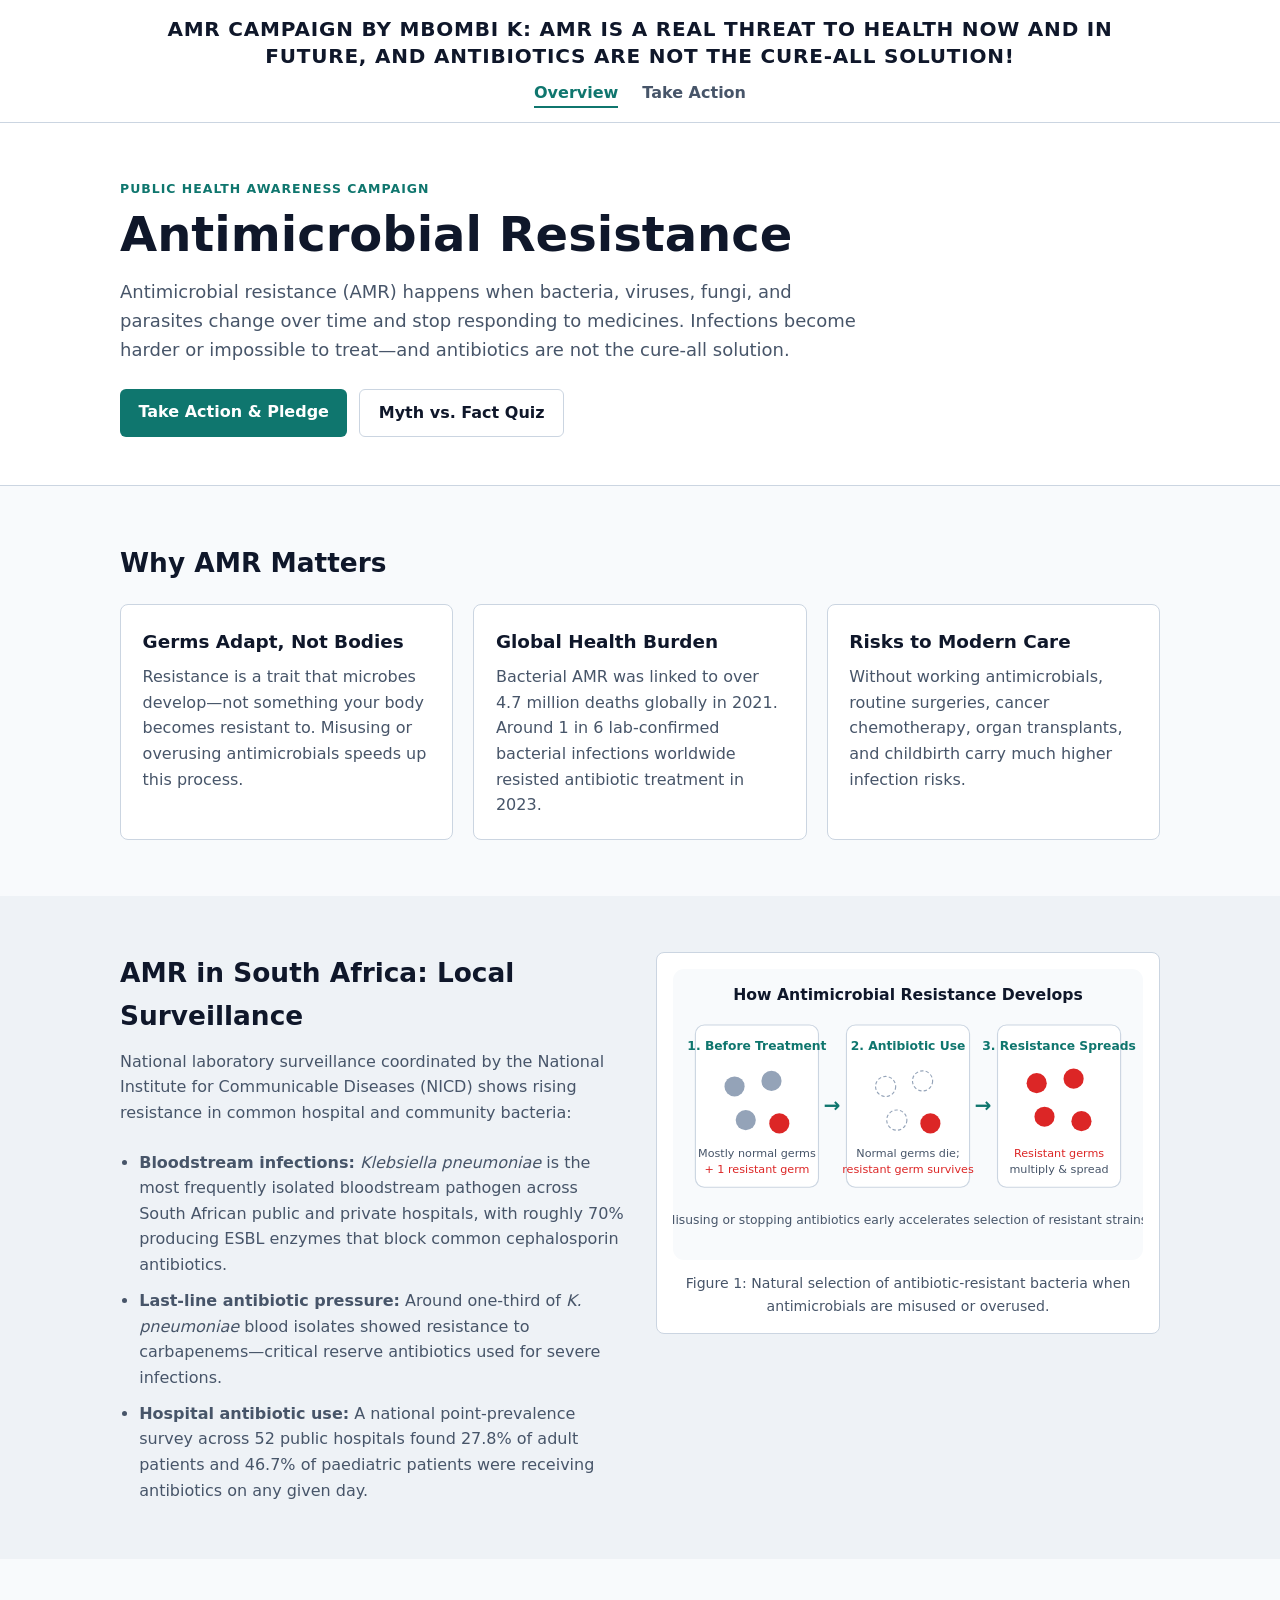
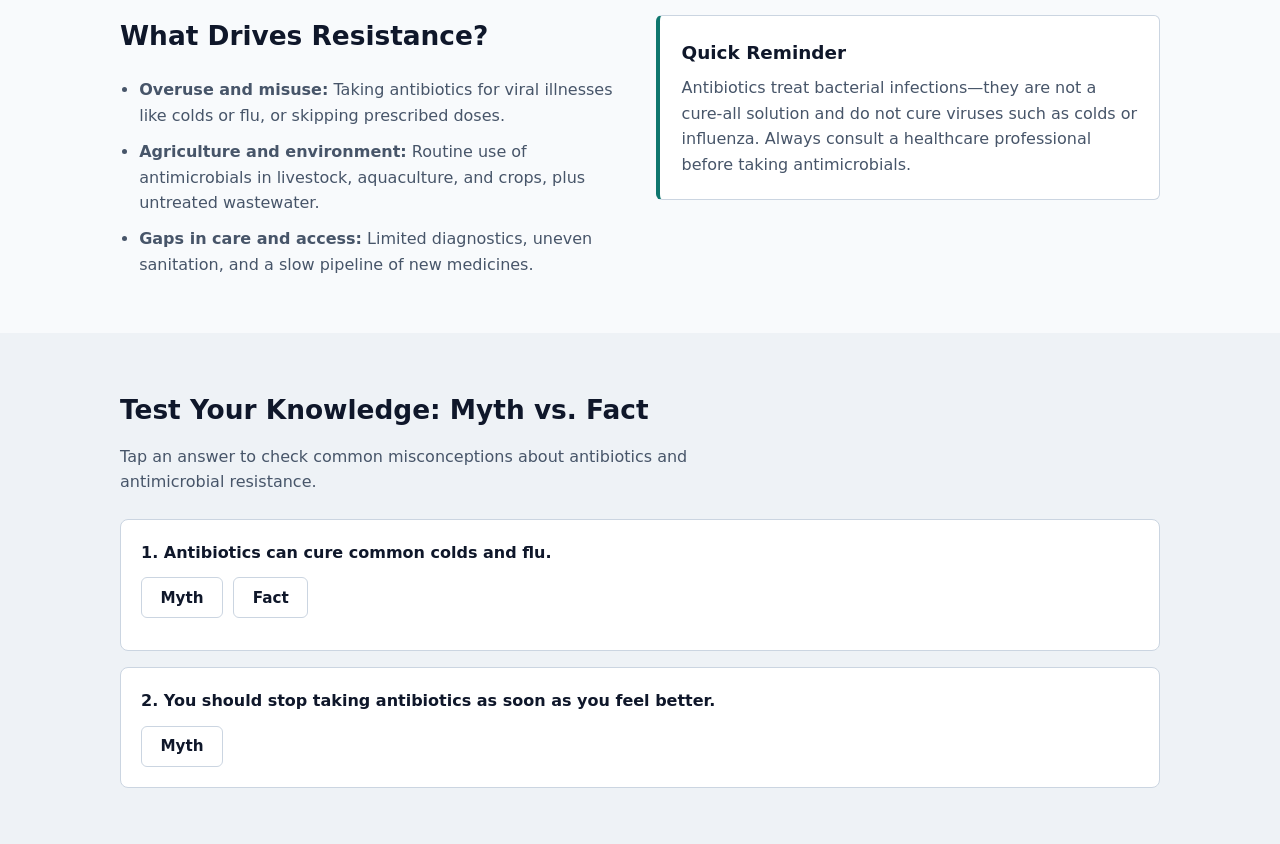
<file: Index.html>
<!doctype html>
<html lang="en">
  <head>
    <meta charset="UTF-8" />
    <meta name="viewport" content="width=device-width, initial-scale=1.0" />
    <title>
      AMR campaign by Mbombi K: AMR is a real threat to health now and in
      future, AND Antibiotics are not the cure-all solution!
    </title>
    <meta
      property="og:title"
      content="AMR campaign by Mbombi K: AMR is a real threat to health now and in future, AND Antibiotics are not the cure-all solution!"
    />
    <meta
      property="og:description"
      content="Learn how antimicrobial resistance threatens health in South Africa and worldwide, test your knowledge, and take action."
    />
    <link rel="stylesheet" href="styles.css" />
  </head>
  <body>
    <header class="site-header">
      <div class="container nav-bar">
        <a class="brand" href="index.html"
          >AMR campaign by Mbombi K: AMR is a real threat to health now and in
          future, AND Antibiotics are not the cure-all solution!</a
        >
        <nav aria-label="Primary Navigation">
          <ul class="nav-links">
            <li><a class="active" href="index.html">Overview</a></li>
            <li><a href="action.html">Take Action</a></li>
          </ul>
        </nav>
      </div>
    </header>

    <main>
      <section class="hero">
        <div class="container">
          <p class="eyebrow">Public Health Awareness Campaign</p>
          <h1>Antimicrobial Resistance</h1>
          <p class="lead">
            Antimicrobial resistance (AMR) happens when bacteria, viruses,
            fungi, and parasites change over time and stop responding to
            medicines. Infections become harder or impossible to treat—and
            antibiotics are not the cure-all solution.
          </p>
          <div class="hero-actions">
            <a class="btn primary" href="action.html"
              >Take Action &amp; Pledge</a
            >
            <a class="btn secondary" href="#quiz">Myth vs. Fact Quiz</a>
          </div>
        </div>
      </section>

      <section id="key-facts" class="section">
        <div class="container">
          <h2>Why AMR Matters</h2>
          <div class="grid-3">
            <article class="card">
              <h3>Germs Adapt, Not Bodies</h3>
              <p>
                Resistance is a trait that microbes develop—not something your
                body becomes resistant to. Misusing or overusing antimicrobials
                speeds up this process.
              </p>
            </article>
            <article class="card">
              <h3>Global Health Burden</h3>
              <p>
                Bacterial AMR was linked to over 4.7 million deaths globally in
                2021. Around 1 in 6 lab-confirmed bacterial infections worldwide
                resisted antibiotic treatment in 2023.
              </p>
            </article>
            <article class="card">
              <h3>Risks to Modern Care</h3>
              <p>
                Without working antimicrobials, routine surgeries, cancer
                chemotherapy, organ transplants, and childbirth carry much
                higher infection risks.
              </p>
            </article>
          </div>
        </div>
      </section>

      <section id="sa-data" class="section alt-bg">
        <div class="container split">
          <div>
            <h2>AMR in South Africa: Local Surveillance</h2>
            <p class="section-intro">
              National laboratory surveillance coordinated by the National
              Institute for Communicable Diseases (NICD) shows rising resistance
              in common hospital and community bacteria:
            </p>
            <ul class="clean-list">
              <li>
                <strong>Bloodstream infections:</strong>
                <em>Klebsiella pneumoniae</em> is the most frequently isolated
                bloodstream pathogen across South African public and private
                hospitals, with roughly 70% producing ESBL enzymes that block
                common cephalosporin antibiotics.
              </li>
              <li>
                <strong>Last-line antibiotic pressure:</strong> Around one-third
                of <em>K. pneumoniae</em> blood isolates showed resistance to
                carbapenems—critical reserve antibiotics used for severe
                infections.
              </li>
              <li>
                <strong>Hospital antibiotic use:</strong> A national
                point-prevalence survey across 52 public hospitals found 27.8%
                of adult patients and 46.7% of paediatric patients were
                receiving antibiotics on any given day.
              </li>
            </ul>
          </div>

          <figure class="diagram-card">
            <svg
              viewBox="0 0 420 260"
              role="img"
              aria-label="Diagram showing how antibiotic misuse leaves resistant bacteria behind to multiply"
            >
              <rect width="420" height="260" rx="10" fill="#f8fafc" />
              <text
                x="210"
                y="28"
                text-anchor="middle"
                font-size="14"
                font-weight="700"
                fill="#0f172a"
              >
                How Antimicrobial Resistance Develops
              </text>

              <!-- Step 1 -->
              <rect
                x="20"
                y="50"
                width="110"
                height="145"
                rx="8"
                fill="#ffffff"
                stroke="#cbd5e1"
              />
              <text
                x="75"
                y="72"
                text-anchor="middle"
                font-size="11"
                font-weight="700"
                fill="#0f766e"
              >
                1. Before Treatment
              </text>
              <circle cx="55" cy="105" r="9" fill="#94a3b8" />
              <circle cx="88" cy="100" r="9" fill="#94a3b8" />
              <circle cx="65" cy="135" r="9" fill="#94a3b8" />
              <circle cx="95" cy="138" r="9" fill="#dc2626" />
              <text
                x="75"
                y="168"
                text-anchor="middle"
                font-size="10"
                fill="#475569"
              >
                Mostly normal germs
              </text>
              <text
                x="75"
                y="182"
                text-anchor="middle"
                font-size="10"
                fill="#dc2626"
              >
                + 1 resistant germ
              </text>

              <!-- Arrow 1 -->
              <text
                x="142"
                y="128"
                text-anchor="middle"
                font-size="18"
                font-weight="700"
                fill="#0f766e"
              >
                →
              </text>

              <!-- Step 2 -->
              <rect
                x="155"
                y="50"
                width="110"
                height="145"
                rx="8"
                fill="#ffffff"
                stroke="#cbd5e1"
              />
              <text
                x="210"
                y="72"
                text-anchor="middle"
                font-size="11"
                font-weight="700"
                fill="#0f766e"
              >
                2. Antibiotic Use
              </text>
              <circle
                cx="190"
                cy="105"
                r="9"
                fill="none"
                stroke="#94a3b8"
                stroke-dasharray="3 2"
              />
              <circle
                cx="223"
                cy="100"
                r="9"
                fill="none"
                stroke="#94a3b8"
                stroke-dasharray="3 2"
              />
              <circle
                cx="200"
                cy="135"
                r="9"
                fill="none"
                stroke="#94a3b8"
                stroke-dasharray="3 2"
              />
              <circle cx="230" cy="138" r="9" fill="#dc2626" />
              <text
                x="210"
                y="168"
                text-anchor="middle"
                font-size="10"
                fill="#475569"
              >
                Normal germs die;
              </text>
              <text
                x="210"
                y="182"
                text-anchor="middle"
                font-size="10"
                fill="#dc2626"
              >
                resistant germ survives
              </text>

              <!-- Arrow 2 -->
              <text
                x="277"
                y="128"
                text-anchor="middle"
                font-size="18"
                font-weight="700"
                fill="#0f766e"
              >
                →
              </text>

              <!-- Step 3 -->
              <rect
                x="290"
                y="50"
                width="110"
                height="145"
                rx="8"
                fill="#ffffff"
                stroke="#cbd5e1"
              />
              <text
                x="345"
                y="72"
                text-anchor="middle"
                font-size="11"
                font-weight="700"
                fill="#0f766e"
              >
                3. Resistance Spreads
              </text>
              <circle cx="325" cy="102" r="9" fill="#dc2626" />
              <circle cx="358" cy="98" r="9" fill="#dc2626" />
              <circle cx="332" cy="132" r="9" fill="#dc2626" />
              <circle cx="365" cy="136" r="9" fill="#dc2626" />
              <text
                x="345"
                y="168"
                text-anchor="middle"
                font-size="10"
                fill="#dc2626"
              >
                Resistant germs
              </text>
              <text
                x="345"
                y="182"
                text-anchor="middle"
                font-size="10"
                fill="#475569"
              >
                multiply &amp; spread
              </text>

              <text
                x="210"
                y="228"
                text-anchor="middle"
                font-size="11"
                fill="#475569"
              >
                Misusing or stopping antibiotics early accelerates selection of
                resistant strains.
              </text>
            </svg>
            <figcaption>
              Figure 1: Natural selection of antibiotic-resistant bacteria when
              antimicrobials are misused or overused.
            </figcaption>
          </figure>
        </div>
      </section>

      <section class="section">
        <div class="container split">
          <div>
            <h2>What Drives Resistance?</h2>
            <ul class="clean-list">
              <li>
                <strong>Overuse and misuse:</strong> Taking antibiotics for
                viral illnesses like colds or flu, or skipping prescribed doses.
              </li>
              <li>
                <strong>Agriculture and environment:</strong> Routine use of
                antimicrobials in livestock, aquaculture, and crops, plus
                untreated wastewater.
              </li>
              <li>
                <strong>Gaps in care and access:</strong> Limited diagnostics,
                uneven sanitation, and a slow pipeline of new medicines.
              </li>
            </ul>
          </div>
          <aside class="callout">
            <h3>Quick Reminder</h3>
            <p>
              Antibiotics treat bacterial infections—they are not a cure-all
              solution and do not cure viruses such as colds or influenza.
              Always consult a healthcare professional before taking
              antimicrobials.
            </p>
          </aside>
        </div>
      </section>

      <section id="quiz" class="section alt-bg">
        <div class="container">
          <h2>Test Your Knowledge: Myth vs. Fact</h2>
          <p class="section-intro">
            Tap an answer to check common misconceptions about antibiotics and
            antimicrobial resistance.
          </p>

          <div class="quiz-box">
            <div class="quiz-item">
              <p class="quiz-q">
                1. Antibiotics can cure common colds and flu.
              </p>
              <div class="quiz-btns">
                <button
                  type="button"
                  class="btn secondary"
                  onclick="
                    checkAnswer(
                      this,
                      false,
                      'Myth! Colds and flu are caused by viruses. Antibiotics only work against bacterial infections.',
                    )
                  "
                >
                  Myth
                </button>
                <button
                  type="button"
                  class="btn secondary"
                  onclick="
                    checkAnswer(
                      this,
                      true,
                      'Incorrect. Colds and flu are viral—antibiotics will not cure them or help you recover faster.',
                    )
                  "
                >
                  Fact
                </button>
              </div>
              <p class="quiz-feedback" aria-live="polite"></p>
            </div>

            <div class="quiz-item">
              <p class="quiz-q">
                2. You should stop taking antibiotics as soon as you feel
                better.
              </p>
              <div class="quiz-btns">
                <button
                  type="button"
                  class="btn secondary"
                  onclick="
                    checkAnswer(
                      this,
                      false,
                      'Myth! Always follow your healthcare worker’s exact instructions—stopping early lets stronger bacteria survive and adapt.',
                    )
                  "
                >
                  Myth
                </button>
              </div>
            </div>
          </div>
        </div>
      </section>
    </main>
  </body>
</html>
</file>
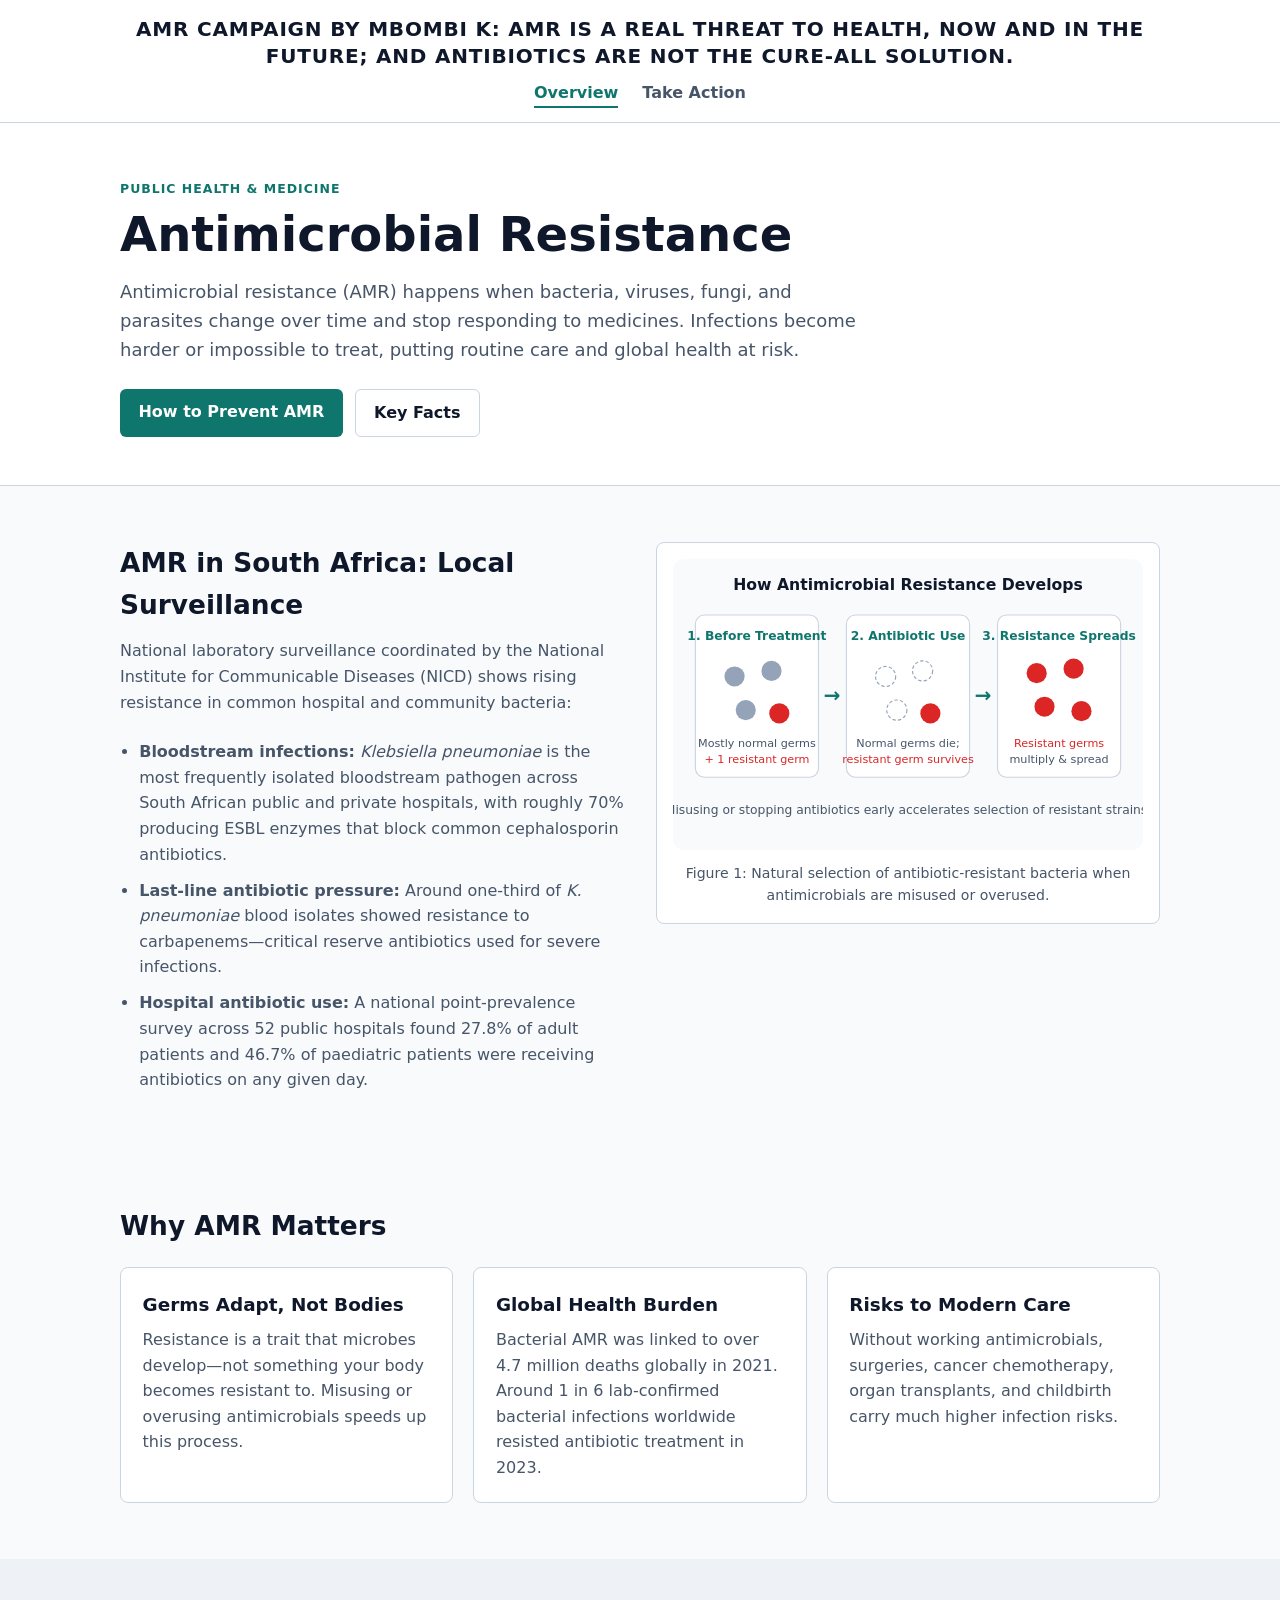
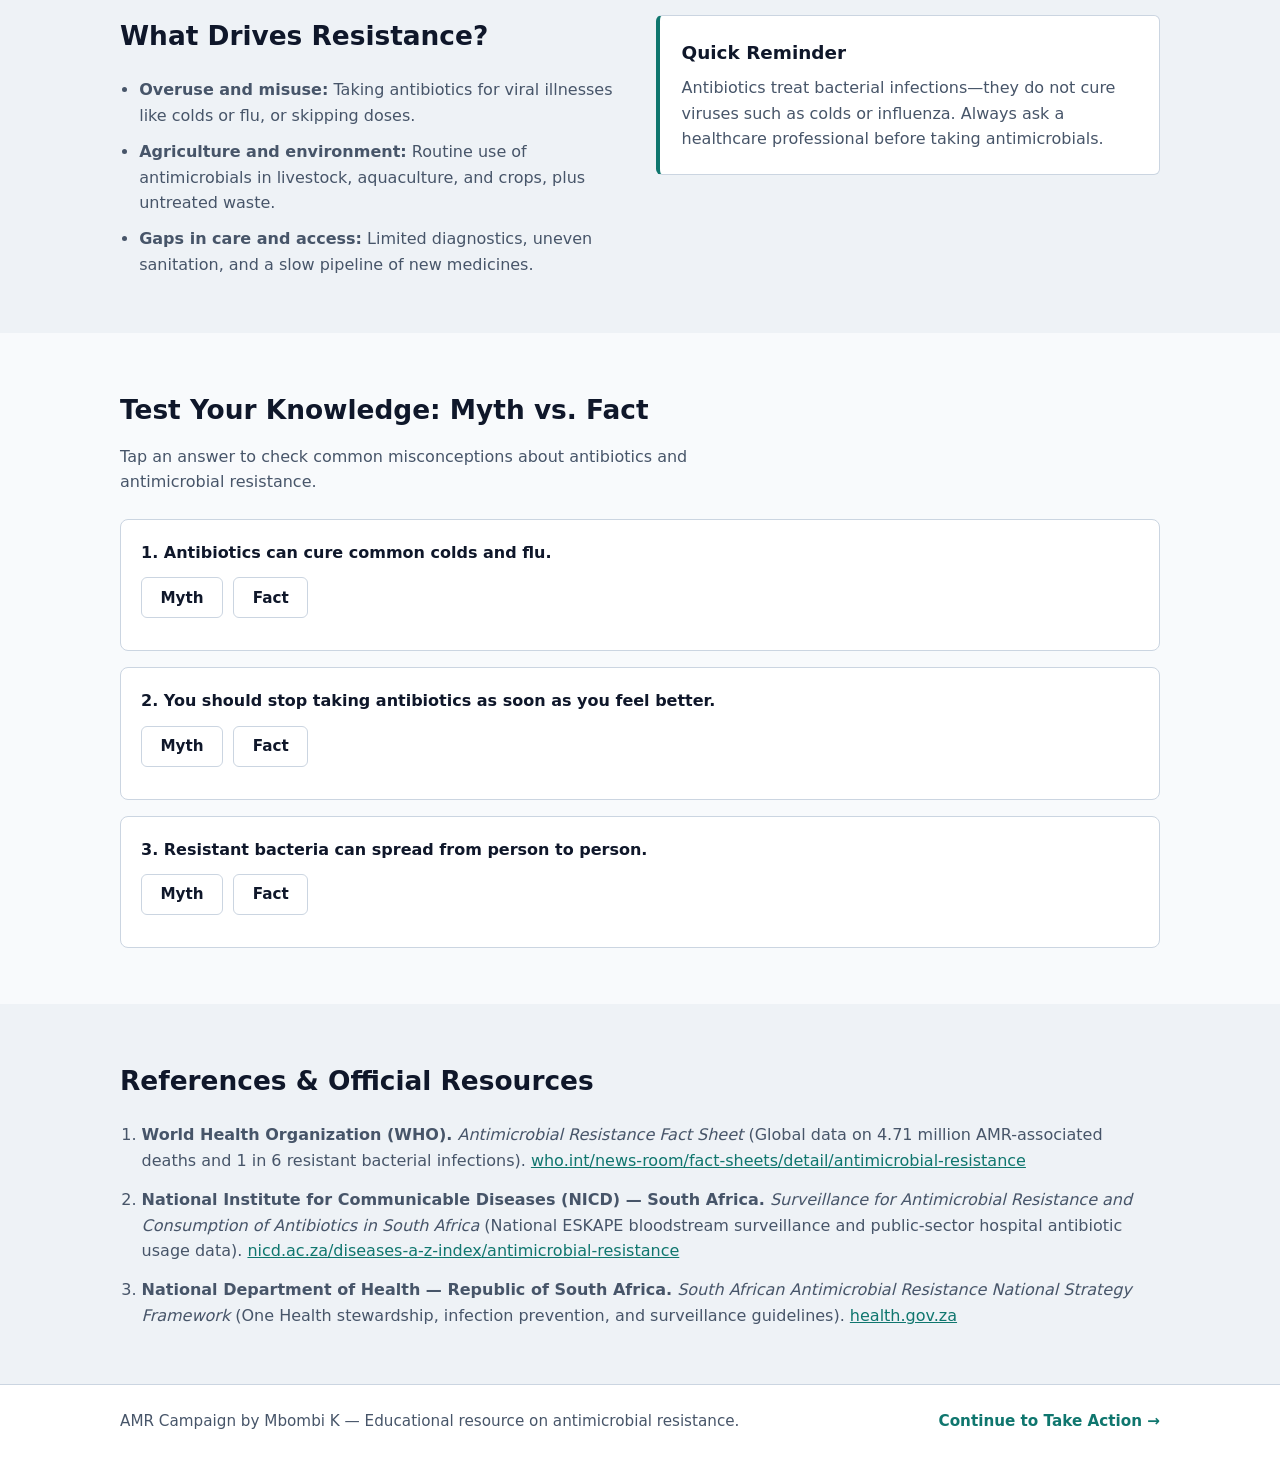
<file: index.html>
<!doctype html>
<html lang="en">
  <head>
    <meta charset="UTF-8" />
    <meta name="viewport" content="width=device-width, initial-scale=1.0" />
    <title>
      AMR CAMPAIGN by Mbombi K: AMR IS A REAL THREAT TO HEALTH, NOW AND IN THE
      FUTURE; AND ANTIBIOTICS ARE NOT THE CURE-ALL SOLUTION.
    </title>
    <link rel="stylesheet" href="styles.css" />
  </head>

  <body>
    <header class="site-header">
      <div class="container nav-bar">
        <a class="brand" href="index.html"
          >AMR CAMPAIGN by Mbombi K: AMR IS A REAL THREAT TO HEALTH, NOW AND IN
          THE FUTURE; AND ANTIBIOTICS ARE NOT THE CURE-ALL SOLUTION.</a
        >
        <nav aria-label="Primary Navigation">
          <ul class="nav-links">
            <li><a class="active" href="index.html">Overview</a></li>
            <li><a href="action.html">Take Action</a></li>
          </ul>
        </nav>
      </div>
    </header>

    <main>
      <section class="hero">
        <div class="container">
          <p class="eyebrow">Public Health &amp; Medicine</p>
          <h1>Antimicrobial Resistance</h1>
          <p class="lead">
            Antimicrobial resistance (AMR) happens when bacteria, viruses,
            fungi, and parasites change over time and stop responding to
            medicines. Infections become harder or impossible to treat, putting
            routine care and global health at risk.
          </p>
          <div class="hero-actions">
            <a class="btn primary" href="action.html">How to Prevent AMR</a>
            <a class="btn secondary" href="#key-facts">Key Facts</a>
          </div>
        </div>
      </section>

          <section id="sa-data" class="section">
      <div class="container split">
        <div>
          <h2>AMR in South Africa: Local Surveillance</h2>
          <p class="section-intro">
            National laboratory surveillance coordinated by the National Institute for Communicable Diseases (NICD) shows rising resistance in common hospital and community bacteria:
          </p>
          <ul class="clean-list">
            <li><strong>Bloodstream infections:</strong> <em>Klebsiella pneumoniae</em> is the most frequently isolated bloodstream pathogen across South African public and private hospitals, with roughly 70% producing ESBL enzymes that block common cephalosporin antibiotics.</li>
            <li><strong>Last-line antibiotic pressure:</strong> Around one-third of <em>K. pneumoniae</em> blood isolates showed resistance to carbapenems—critical reserve antibiotics used for severe infections.</li>
            <li><strong>Hospital antibiotic use:</strong> A national point-prevalence survey across 52 public hospitals found 27.8% of adult patients and 46.7% of paediatric patients were receiving antibiotics on any given day.</li>
          </ul>
        </div>

        <figure class="diagram-card">
          <svg viewBox="0 0 420 260" role="img" aria-label="Diagram showing how antibiotic misuse leaves resistant bacteria behind to multiply">
            <rect width="420" height="260" rx="10" fill="#f8fafc" />
            <text x="210" y="28" text-anchor="middle" font-size="14" font-weight="700" fill="#0f172a">How Antimicrobial Resistance Develops</text>

            <!-- Step 1 -->
            <rect x="20" y="50" width="110" height="145" rx="8" fill="#ffffff" stroke="#cbd5e1" />
            <text x="75" y="72" text-anchor="middle" font-size="11" font-weight="700" fill="#0f766e">1. Before Treatment</text>
            <circle cx="55" cy="105" r="9" fill="#94a3b8" />
            <circle cx="88" cy="100" r="9" fill="#94a3b8" />
            <circle cx="65" cy="135" r="9" fill="#94a3b8" />
            <circle cx="95" cy="138" r="9" fill="#dc2626" />
            <text x="75" y="168" text-anchor="middle" font-size="10" fill="#475569">Mostly normal germs</text>
            <text x="75" y="182" text-anchor="middle" font-size="10" fill="#dc2626">+ 1 resistant germ</text>

            <!-- Arrow 1 -->
            <text x="142" y="128" text-anchor="middle" font-size="18" font-weight="700" fill="#0f766e">→</text>

            <!-- Step 2 -->
            <rect x="155" y="50" width="110" height="145" rx="8" fill="#ffffff" stroke="#cbd5e1" />
            <text x="210" y="72" text-anchor="middle" font-size="11" font-weight="700" fill="#0f766e">2. Antibiotic Use</text>
            <circle cx="190" cy="105" r="9" fill="none" stroke="#94a3b8" stroke-dasharray="3 2" />
            <circle cx="223" cy="100" r="9" fill="none" stroke="#94a3b8" stroke-dasharray="3 2" />
            <circle cx="200" cy="135" r="9" fill="none" stroke="#94a3b8" stroke-dasharray="3 2" />
            <circle cx="230" cy="138" r="9" fill="#dc2626" />
            <text x="210" y="168" text-anchor="middle" font-size="10" fill="#475569">Normal germs die;</text>
            <text x="210" y="182" text-anchor="middle" font-size="10" fill="#dc2626">resistant germ survives</text>

            <!-- Arrow 2 -->
            <text x="277" y="128" text-anchor="middle" font-size="18" font-weight="700" fill="#0f766e">→</text>

            <!-- Step 3 -->
            <rect x="290" y="50" width="110" height="145" rx="8" fill="#ffffff" stroke="#cbd5e1" />
            <text x="345" y="72" text-anchor="middle" font-size="11" font-weight="700" fill="#0f766e">3. Resistance Spreads</text>
            <circle cx="325" cy="102" r="9" fill="#dc2626" />
            <circle cx="358" cy="98" r="9" fill="#dc2626" />
            <circle cx="332" cy="132" r="9" fill="#dc2626" />
            <circle cx="365" cy="136" r="9" fill="#dc2626" />
            <text x="345" y="168" text-anchor="middle" font-size="10" fill="#dc2626">Resistant germs</text>
            <text x="345" y="182" text-anchor="middle" font-size="10" fill="#475569">multiply &amp; spread</text>

            <text x="210" y="228" text-anchor="middle" font-size="11" fill="#475569">Misusing or stopping antibiotics early accelerates selection of resistant strains.</text>
          </svg>
          <figcaption>Figure 1: Natural selection of antibiotic-resistant bacteria when antimicrobials are misused or overused.</figcaption>
        </figure>
      </div>
    </section>


      <section id="key-facts" class="section">
        <div class="container">
          <h2>Why AMR Matters</h2>
          <div class="grid-3">
            <article class="card">
              <h3>Germs Adapt, Not Bodies</h3>
              <p>
                Resistance is a trait that microbes develop—not something your
                body becomes resistant to. Misusing or overusing antimicrobials
                speeds up this process.
              </p>
            </article>
            <article class="card">
              <h3>Global Health Burden</h3>
              <p>
                Bacterial AMR was linked to over 4.7 million deaths globally in
                2021. Around 1 in 6 lab-confirmed bacterial infections worldwide
                resisted antibiotic treatment in 2023.
              </p>
            </article>
            <article class="card">
              <h3>Risks to Modern Care</h3>
              <p>
                Without working antimicrobials, surgeries, cancer chemotherapy,
                organ transplants, and childbirth carry much higher infection
                risks.
              </p>
            </article>
          </div>
        </div>
      </section>

      <section class="section alt-bg">
        <div class="container split">
          <div>
            <h2>What Drives Resistance?</h2>
            <ul class="clean-list">
              <li>
                <strong>Overuse and misuse:</strong> Taking antibiotics for
                viral illnesses like colds or flu, or skipping doses.
              </li>
              <li>
                <strong>Agriculture and environment:</strong> Routine use of
                antimicrobials in livestock, aquaculture, and crops, plus
                untreated waste.
              </li>
              <li>
                <strong>Gaps in care and access:</strong> Limited diagnostics,
                uneven sanitation, and a slow pipeline of new medicines.
              </li>
            </ul>
          </div>
          <aside class="callout">
            <h3>Quick Reminder</h3>
            <p>
              Antibiotics treat bacterial infections—they do not cure viruses
              such as colds or influenza. Always ask a healthcare professional
              before taking antimicrobials.
            </p>
          </aside>
        </div>
      </section>

      <section id="quiz" class="section">
        <div class="container">
          <h2>Test Your Knowledge: Myth vs. Fact</h2>
          <p class="section-intro">
            Tap an answer to check common misconceptions about antibiotics and
            antimicrobial resistance.
          </p>

          <div class="quiz-box">
            <div class="quiz-item">
              <p class="quiz-q">
                1. Antibiotics can cure common colds and flu.
              </p>
              <div class="quiz-btns">
                <button
                  type="button"
                  class="btn secondary"
                  onclick="
                    checkAnswer(
                      this,
                      false,
                      'Myth! Colds and flu are caused by viruses. Antibiotics only work against bacterial infections.',
                    )
                  "
                >
                  Myth
                </button>
                <button
                  type="button"
                  class="btn secondary"
                  onclick="
                    checkAnswer(
                      this,
                      true,
                      'Incorrect. Colds and flu are viral—antibiotics will not cure them or help you recover faster.',
                    )
                  "
                >
                  Fact
                </button>
              </div>
              <p class="quiz-feedback" aria-live="polite"></p>
            </div>

            <div class="quiz-item">
              <p class="quiz-q">
                2. You should stop taking antibiotics as soon as you feel
                better.
              </p>
              <div class="quiz-btns">
                <button
                  type="button"
                  class="btn secondary"
                  onclick="
                    checkAnswer(
                      this,
                      false,
                      'Myth! Always follow your healthcare worker’s exact instructions—stopping early lets stronger bacteria survive and adapt.',
                    )
                  "
                >
                  Myth
                </button>
                <button
                  type="button"
                  class="btn secondary"
                  onclick="
                    checkAnswer(
                      this,
                      true,
                      'Incorrect. Stopping early allows surviving bacteria to multiply and develop resistance.',
                    )
                  "
                >
                  Fact
                </button>
              </div>
              <p class="quiz-feedback" aria-live="polite"></p>
            </div>

            <div class="quiz-item">
              <p class="quiz-q">
                3. Resistant bacteria can spread from person to person.
              </p>
              <div class="quiz-btns">
                <button
                  type="button"
                  class="btn secondary"
                  onclick="
                    checkAnswer(
                      this,
                      true,
                      'Incorrect. Resistant microbes spread between people, animals, and the environment just like regular germs.',
                    )
                  "
                >
                  Myth
                </button>
                <button
                  type="button"
                  class="btn secondary"
                  onclick="
                    checkAnswer(
                      this,
                      false,
                      'Fact! Anyone can catch a resistant infection, even if they rarely take antibiotics.',
                    )
                  "
                >
                  Fact
                </button>
              </div>
              <p class="quiz-feedback" aria-live="polite"></p>
            </div>
          </div>
        </div>
      </section>

          <section id="references" class="section alt-bg">
      <div class="container">
        <h2>References &amp; Official Resources</h2>
        <ol class="ref-list">
          <li>
            <strong>World Health Organization (WHO).</strong> <em>Antimicrobial Resistance Fact Sheet</em> (Global data on 4.71 million AMR-associated deaths and 1 in 6 resistant bacterial infections).
            <a href="https://www.who.int/news-room/fact-sheets/detail/antimicrobial-resistance" target="_blank" rel="noopener noreferrer">who.int/news-room/fact-sheets/detail/antimicrobial-resistance</a>
          </li>
          <li>
            <strong>National Institute for Communicable Diseases (NICD) — South Africa.</strong> <em>Surveillance for Antimicrobial Resistance and Consumption of Antibiotics in South Africa</em> (National ESKAPE bloodstream surveillance and public-sector hospital antibiotic usage data).
            <a href="https://www.nicd.ac.za/diseases-a-z-index/antimicrobial-resistance/" target="_blank" rel="noopener noreferrer">nicd.ac.za/diseases-a-z-index/antimicrobial-resistance</a>
          </li>
          <li>
            <strong>National Department of Health — Republic of South Africa.</strong> <em>South African Antimicrobial Resistance National Strategy Framework</em> (One Health stewardship, infection prevention, and surveillance guidelines).
            <a href="https://www.health.gov.za/" target="_blank" rel="noopener noreferrer">health.gov.za</a>
          </li>
        </ol>
      </div>
    </section>

    </main>

    <footer class="site-footer">
      <div class="container footer-row">
        <p>
          AMR Campaign by Mbombi K — Educational resource on antimicrobial
          resistance.
        </p>
        <a href="action.html">Continue to Take Action →</a>
      </div>
    </footer>

    <script>
      function checkAnswer(button, isWrongChoice, message) {
        const item = button.closest(".quiz-item");
        const feedback = item.querySelector(".quiz-feedback");
        const buttons = item.querySelectorAll("button");

        buttons.forEach((btn) => btn.classList.remove("correct", "wrong"));
        button.classList.add(isWrongChoice ? "wrong" : "correct");

        feedback.textContent = message;
        feedback.className =
          "quiz-feedback " + (isWrongChoice ? "text-wrong" : "text-correct");
      }
    </script>
  </body>
</html>
</file>
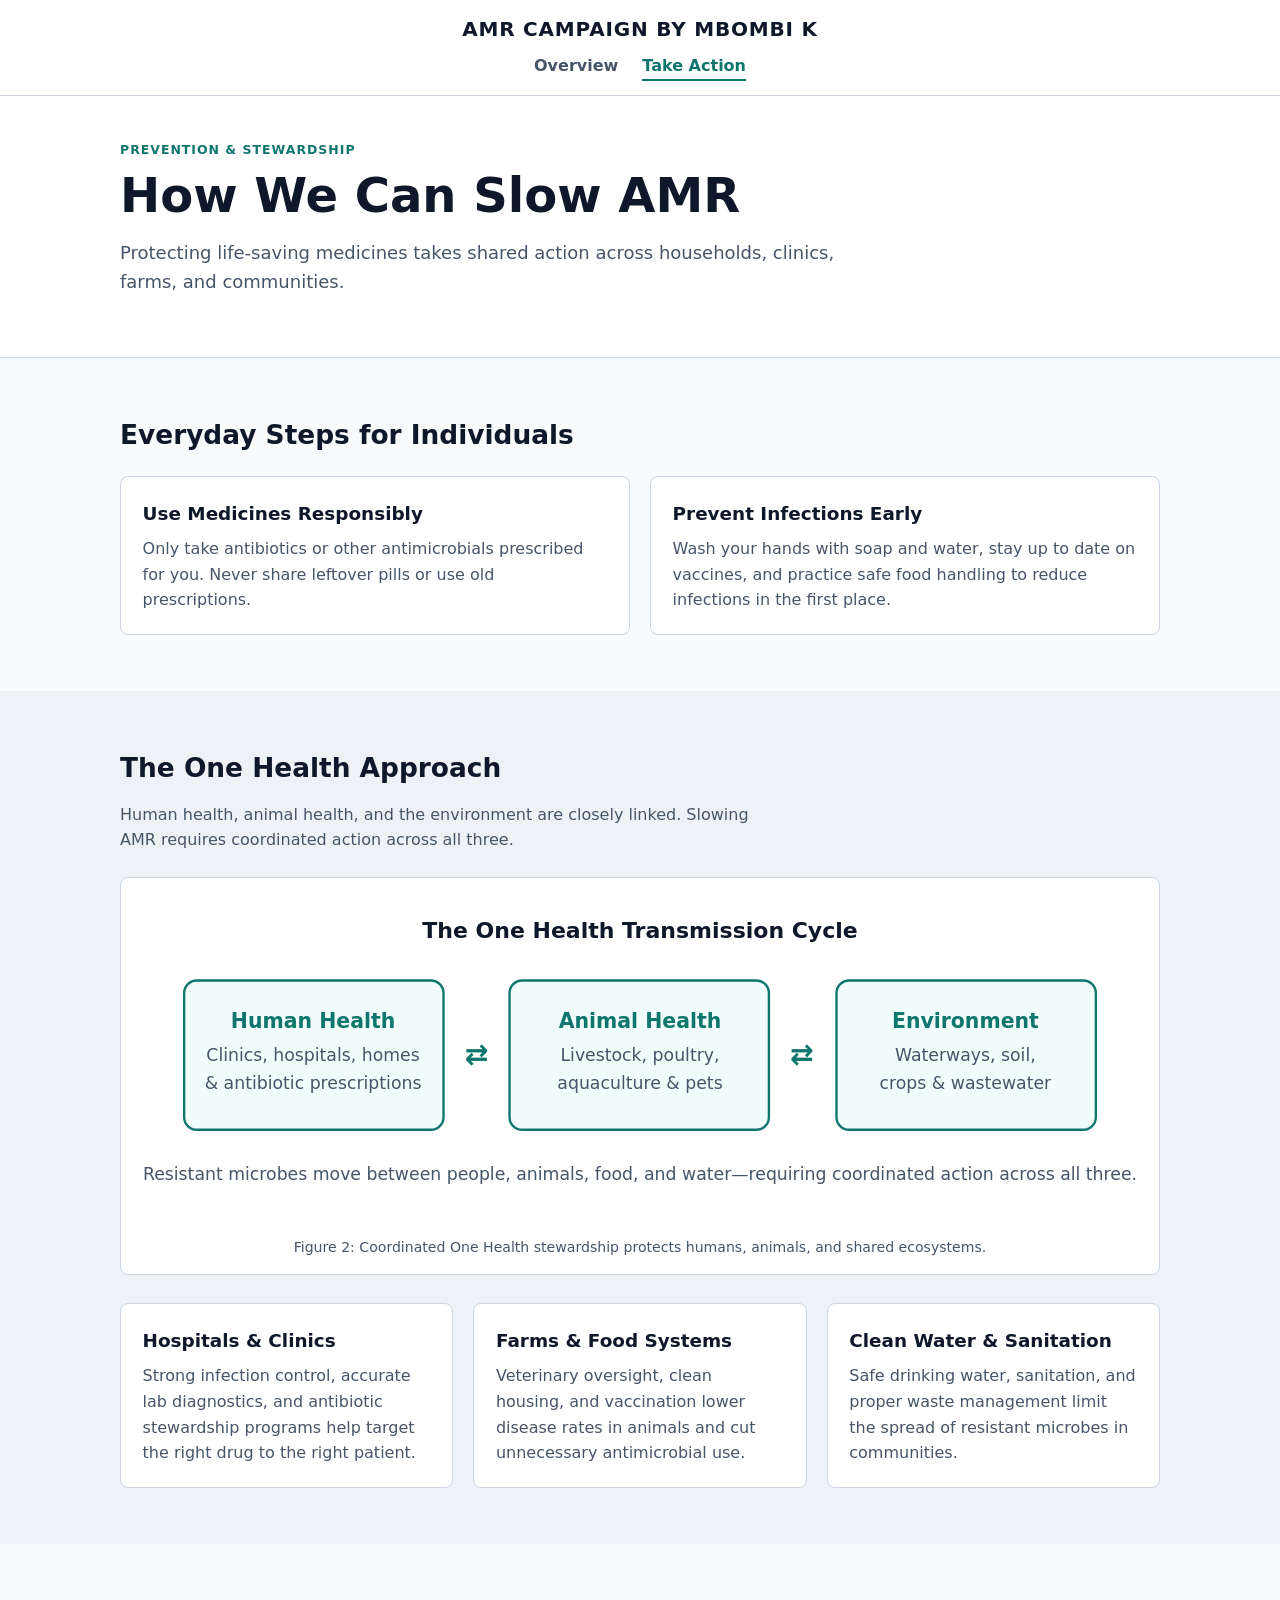
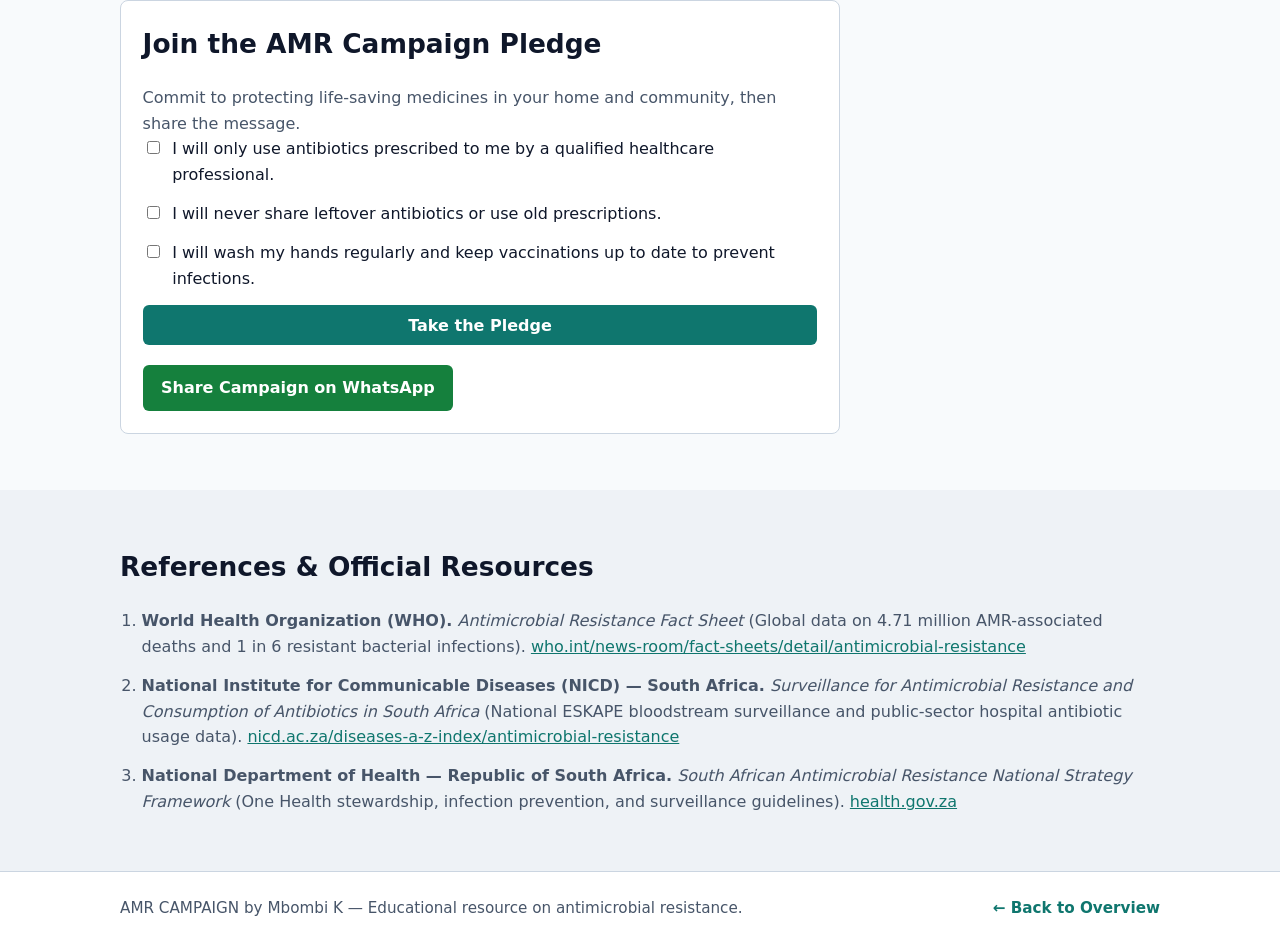
<file: action.html>
<!doctype html>
<html lang="en">
  <head>
  <meta charset="UTF-8" />
  <meta name="viewport" content="width=device-width, initial-scale=1.0" />
  <title>AMR campaign by Mbombi K: AMR is a real threat to health now and in future, AND Antibiotics are not the cure-all solution!</title>
  <link rel="stylesheet" href="styles.css" />
</head>

  <body>
    <header class="site-header">
      <div class="container nav-bar">
        <a class="brand" href="index.html">AMR Campaign by Mbombi K </a>
        <nav aria-label="Primary Navigation">
          <ul class="nav-links">
            <li><a href="index.html">Overview</a></li>
            <li><a class="active" href="action.html">Take Action</a></li>
          </ul>
        </nav>
      </div>
    </header>

    <main>
      <section class="hero compact">
        <div class="container">
          <p class="eyebrow">Prevention &amp; Stewardship</p>
          <h1>How We Can Slow AMR</h1>
          <p class="lead">
            Protecting life-saving medicines takes shared action across
            households, clinics, farms, and communities.
          </p>
        </div>
      </section>

      <section class="section">
        <div class="container">
          <h2>Everyday Steps for Individuals</h2>
          <div class="grid-2">
            <article class="card">
              <h3>Use Medicines Responsibly</h3>
              <p>
                Only take antibiotics or other antimicrobials prescribed for
                you. Never share leftover pills or use old prescriptions.
              </p>
            </article>
            <article class="card">
              <h3>Prevent Infections Early</h3>
              <p>
                Wash your hands with soap and water, stay up to date on
                vaccines, and practice safe food handling to reduce infections
                in the first place.
              </p>
            </article>
          </div>
        </div>
      </section>

      <section class="section alt-bg">
        <div class="container">
          <h2>The One Health Approach</h2>
          <p class="section-intro">
            Human health, animal health, and the environment are closely linked.
            Slowing AMR requires coordinated action across all three.
          </p>
                  <figure class="diagram-card wide-diagram">
          <svg viewBox="0 0 640 210" role="img" aria-label="One Health diagram connecting Human Health, Animal Health, and the Environment">
            <rect width="640" height="210" rx="10" fill="#ffffff" />
            <text x="320" y="28" text-anchor="middle" font-size="14" font-weight="700" fill="#0f172a">The One Health Transmission Cycle</text>

            <!-- Humans -->
            <rect x="30" y="55" width="165" height="95" rx="8" fill="#f0fdfa" stroke="#0f766e" stroke-width="1.5" />
            <text x="112" y="85" text-anchor="middle" font-size="13" font-weight="700" fill="#0f766e">Human Health</text>
            <text x="112" y="106" text-anchor="middle" font-size="11" fill="#475569">Clinics, hospitals, homes</text>
            <text x="112" y="124" text-anchor="middle" font-size="11" fill="#475569">&amp; antibiotic prescriptions</text>

            <!-- Bidirectional Arrow -->
            <text x="216" y="108" text-anchor="middle" font-size="18" font-weight="700" fill="#0f766e">⇄</text>

            <!-- Animals -->
            <rect x="237" y="55" width="165" height="95" rx="8" fill="#f0fdfa" stroke="#0f766e" stroke-width="1.5" />
            <text x="320" y="85" text-anchor="middle" font-size="13" font-weight="700" fill="#0f766e">Animal Health</text>
            <text x="320" y="106" text-anchor="middle" font-size="11" fill="#475569">Livestock, poultry,</text>
            <text x="320" y="124" text-anchor="middle" font-size="11" fill="#475569">aquaculture &amp; pets</text>

            <!-- Bidirectional Arrow -->
            <text x="423" y="108" text-anchor="middle" font-size="18" font-weight="700" fill="#0f766e">⇄</text>

            <!-- Environment -->
            <rect x="445" y="55" width="165" height="95" rx="8" fill="#f0fdfa" stroke="#0f766e" stroke-width="1.5" />
            <text x="527" y="85" text-anchor="middle" font-size="13" font-weight="700" fill="#0f766e">Environment</text>
            <text x="527" y="106" text-anchor="middle" font-size="11" fill="#475569">Waterways, soil,</text>
            <text x="527" y="124" text-anchor="middle" font-size="11" fill="#475569">crops &amp; wastewater</text>

            <text x="320" y="182" text-anchor="middle" font-size="11" fill="#475569">Resistant microbes move between people, animals, food, and water—requiring coordinated action across all three.</text>
          </svg>
          <figcaption>Figure 2: Coordinated One Health stewardship protects humans, animals, and shared ecosystems.</figcaption>
        </figure>

          <div class="grid-3">
            <article class="card">
              <h3>Hospitals &amp; Clinics</h3>
              <p>
                Strong infection control, accurate lab diagnostics, and
                antibiotic stewardship programs help target the right drug to
                the right patient.
              </p>
            </article>
            <article class="card">
              <h3>Farms &amp; Food Systems</h3>
              <p>
                Veterinary oversight, clean housing, and vaccination lower
                disease rates in animals and cut unnecessary antimicrobial use.
              </p>
            </article>
            <article class="card">
              <h3>Clean Water &amp; Sanitation</h3>
              <p>
                Safe drinking water, sanitation, and proper waste management
                limit the spread of resistant microbes in communities.
              </p>
            </article>
          </div>
        </div>
      </section>
      
          <section id="pledge" class="section">
      <div class="container">
        <div class="card pledge-card">
          <h2>Join the AMR Campaign Pledge</h2>
          <p class="section-intro">Commit to protecting life-saving medicines in your home and community, then share the message.</p>

          <form id="pledge-form" class="pledge-list">
            <label><input type="checkbox" required /> I will only use antibiotics prescribed to me by a qualified healthcare professional.</label>
            <label><input type="checkbox" required /> I will never share leftover antibiotics or use old prescriptions.</label>
            <label><input type="checkbox" required /> I will wash my hands regularly and keep vaccinations up to date to prevent infections.</label>
            <button type="submit" class="btn primary">Take the Pledge</button>
          </form>

          <p id="pledge-status" class="pledge-status" aria-live="polite"></p>

          <div class="share-row">
            <a id="whatsapp-share" class="btn whatsapp" target="_blank" rel="noopener noreferrer">
              Share Campaign on WhatsApp
            </a>
          </div>
        </div>
      </div>
    </section>

        <section id="references" class="section alt-bg">
      <div class="container">
        <h2>References &amp; Official Resources</h2>
        <ol class="ref-list">
          <li>
            <strong>World Health Organization (WHO).</strong> <em>Antimicrobial Resistance Fact Sheet</em> (Global data on 4.71 million AMR-associated deaths and 1 in 6 resistant bacterial infections).
            <a href="https://www.who.int/news-room/fact-sheets/detail/antimicrobial-resistance" target="_blank" rel="noopener noreferrer">who.int/news-room/fact-sheets/detail/antimicrobial-resistance</a>
          </li>
          <li>
            <strong>National Institute for Communicable Diseases (NICD) — South Africa.</strong> <em>Surveillance for Antimicrobial Resistance and Consumption of Antibiotics in South Africa</em> (National ESKAPE bloodstream surveillance and public-sector hospital antibiotic usage data).
            <a href="https://www.nicd.ac.za/diseases-a-z-index/antimicrobial-resistance/" target="_blank" rel="noopener noreferrer">nicd.ac.za/diseases-a-z-index/antimicrobial-resistance</a>
          </li>
          <li>
            <strong>National Department of Health — Republic of South Africa.</strong> <em>South African Antimicrobial Resistance National Strategy Framework</em> (One Health stewardship, infection prevention, and surveillance guidelines).
            <a href="https://www.health.gov.za/" target="_blank" rel="noopener noreferrer">health.gov.za</a>
          </li>
        </ol>
      </div>
    </section>


    </main>

    <footer class="site-footer">
      <div class="container footer-row">
        <p>
          AMR CAMPAIGN by Mbombi K — Educational resource on antimicrobial
          resistance.
        </p>
        <a href="index.html">← Back to Overview</a>
      </div>
    </footer>

      <script>
    const pledgeForm = document.getElementById('pledge-form');
    const pledgeStatus = document.getElementById('pledge-status');
    const whatsappBtn = document.getElementById('whatsapp-share');

    const shareMessage = encodeURIComponent(
      "Join the AMR Campaign by Mbombi K! Learn how antimicrobial resistance affects us and how we can protect life-saving medicines: " + window.location.origin
    );
    whatsappBtn.href = "https://whatsapp.com" + shareMessage;

    pledgeForm.addEventListener('submit', function (event) {
      event.preventDefault();
      pledgeStatus.textContent = "Thank you for taking the pledge! Share this campaign on WhatsApp to spread awareness.";
    });
  </script>

  </body>
</html>
</file>
<file: styles.css>
:root {
  --bg: #f8fafc;
  --surface: #ffffff;
  --surface-alt: #eef2f6;
  --text: #0f172a;
  --muted: #475569;
  --primary: #0f766e;
  --primary-dark: #115e59;
  --border: #cbd5e1;
}

*,
*::before,
*::after {
  box-sizing: border-box;
}

body {
  margin: 0;
  font-family: system-ui, -apple-system, BlinkMacSystemFont, "Segoe UI", Roboto, sans-serif;
  line-height: 1.6;
  color: var(--text);
  background: var(--bg);
}

.container {
  width: min(1040px, 90%);
  margin: 0 auto;
}

.site-header {
  background: var(--surface);
  border-bottom: 1px solid var(--border);
  position: sticky;
  top: 0;
  z-index: 10;
}

.nav-bar {
  display: flex;
  flex-direction: column;
  align-items: center;
  justify-content: center;
  text-align: center;
  gap: 0.65rem;
  padding: 1rem 0;
}

.brand {
  font-weight: 800;
  font-size: clamp(1rem, 2.2vw, 1.25rem);
  line-height: 1.35;
  letter-spacing: 0.04em;
  text-transform: uppercase;
  max-width: 78ch;
  color: var(--text);
  text-decoration: none;
}

.nav-links {
  list-style: none;
  display: flex;
  gap: 1.5rem;
  margin: 0;
  padding: 0;
}

.nav-links a {
  text-decoration: none;
  color: var(--muted);
  font-weight: 600;
  padding: 0.25rem 0;
}

.nav-links a.active,
.nav-links a:hover {
  color: var(--primary);
  border-bottom: 2px solid var(--primary);
}

.hero {
  padding: 3.5rem 0 3rem;
  background: var(--surface);
  border-bottom: 1px solid var(--border);
}

.hero.compact {
  padding: 2.75rem 0 2.25rem;
}

.eyebrow {
  text-transform: uppercase;
  letter-spacing: 0.08em;
  font-size: 0.78rem;
  font-weight: 700;
  color: var(--primary);
  margin: 0 0 0.5rem;
}

h1 {
  font-size: clamp(2rem, 4vw, 3rem);
  line-height: 1.15;
  margin: 0 0 1rem;
}

h2 {
  font-size: 1.65rem;
  margin: 0 0 1.25rem;
}

h3 {
  font-size: 1.15rem;
  margin: 0 0 0.5rem;
}

.lead {
  font-size: 1.125rem;
  color: var(--muted);
  max-width: 65ch;
  margin: 0 0 1.5rem;
}

.section-intro {
  color: var(--muted);
  max-width: 65ch;
  margin: -0.5rem 0 1.5rem;
}

.hero-actions {
  display: flex;
  flex-wrap: wrap;
  gap: 0.75rem;
}

.btn {
  display: inline-block;
  padding: 0.65rem 1.15rem;
  border-radius: 6px;
  text-decoration: none;
  font-weight: 600;
}

.btn.primary {
  background: var(--primary);
  color: #ffffff;
  border: none;
  cursor: pointer;
  font-family: inherit;
  font-size: 1rem;
}

.btn.primary:hover {
  background: var(--primary-dark);
}

.btn.secondary {
  border: 1px solid var(--border);
  color: var(--text);
  background: var(--surface);
}

.section {
  padding: 3.5rem 0;
}

.alt-bg {
  background: var(--surface-alt);
}

.grid-2,
.grid-3 {
  display: grid;
  gap: 1.25rem;
}

.grid-2 {
  grid-template-columns: repeat(auto-fit, minmax(260px, 1fr));
}

.grid-3 {
  grid-template-columns: repeat(auto-fit, minmax(230px, 1fr));
}

.card {
  background: var(--surface);
  border: 1px solid var(--border);
  border-radius: 8px;
  padding: 1.35rem;
}

.card p {
  margin: 0;
  color: var(--muted);
}

.split {
  display: grid;
  gap: 2rem;
  grid-template-columns: repeat(auto-fit, minmax(290px, 1fr));
  align-items: start;
}

.clean-list {
  margin: 0;
  padding-left: 1.2rem;
  color: var(--muted);
}

.clean-list li + li {
  margin-top: 0.65rem;
}

.callout {
  background: var(--surface);
  border-left: 4px solid var(--primary);
  border-radius: 6px;
  padding: 1.35rem;
  border-top: 1px solid var(--border);
  border-right: 1px solid var(--border);
  border-bottom: 1px solid var(--border);
}

.callout p {
  margin: 0;
  color: var(--muted);
}

/* Diagrams & References */
.diagram-card {
  margin: 0;
  background: var(--surface);
  border: 1px solid var(--border);
  border-radius: 8px;
  padding: 1rem;
}

.diagram-card svg {
  width: 100%;
  height: auto;
  display: block;
}

.diagram-card figcaption {
  margin-top: 0.75rem;
  font-size: 0.88rem;
  color: var(--muted);
  text-align: center;
}

.wide-diagram {
  margin-bottom: 1.75rem;
}

.ref-list {
  margin: 0;
  padding-left: 1.35rem;
  color: var(--muted);
  display: grid;
  gap: 0.85rem;
}

.ref-list a {
  color: var(--primary);
  word-break: break-word;
}

/* Quiz & Pledge */
.quiz-box {
  display: grid;
  gap: 1rem;
}

.quiz-item {
  background: var(--surface);
  border: 1px solid var(--border);
  border-radius: 8px;
  padding: 1.25rem;
}

.quiz-q {
  font-weight: 600;
  margin: 0 0 0.75rem;
}

.quiz-btns {
  display: flex;
  gap: 0.65rem;
}

.quiz-btns button {
  cursor: pointer;
  font-family: inherit;
  font-size: 0.95rem;
}

.quiz-btns button.correct {
  background: #0f766e;
  color: #ffffff;
  border-color: #0f766e;
}

.quiz-btns button.wrong {
  background: #b91c1c;
  color: #ffffff;
  border-color: #b91c1c;
}

.quiz-feedback {
  margin: 0.75rem 0 0;
  font-weight: 500;
  font-size: 0.95rem;
}

.text-correct {
  color: #0f766e;
}

.text-wrong {
  color: #b91c1c;
}

.pledge-card {
  max-width: 720px;
}

.pledge-list {
  display: grid;
  gap: 0.85rem;
  margin-bottom: 1.25rem;
}

.pledge-list label {
  display: flex;
  align-items: flex-start;
  gap: 0.6rem;
  color: var(--text);
  cursor: pointer;
}

.pledge-list input[type="checkbox"] {
  margin-top: 0.3rem;
  accent-color: var(--primary);
}

.pledge-status {
  font-weight: 600;
  color: var(--primary);
  margin: 0 0 1rem;
}

.btn.whatsapp {
  background: #15803d;
  color: #ffffff;
}

.btn.whatsapp:hover {
  background: #166534;
}

.site-footer {
  border-top: 1px solid var(--border);
  background: var(--surface);
  padding: 1.5rem 0;
  color: var(--muted);
  font-size: 0.95rem;
}

.footer-row {
  display: flex;
  flex-wrap: wrap;
  justify-content: space-between;
  gap: 1rem;
}

.footer-row p {
  margin: 0;
}

.footer-row a {
  color: var(--primary);
  text-decoration: none;
  font-weight: 600;
}
</file>
